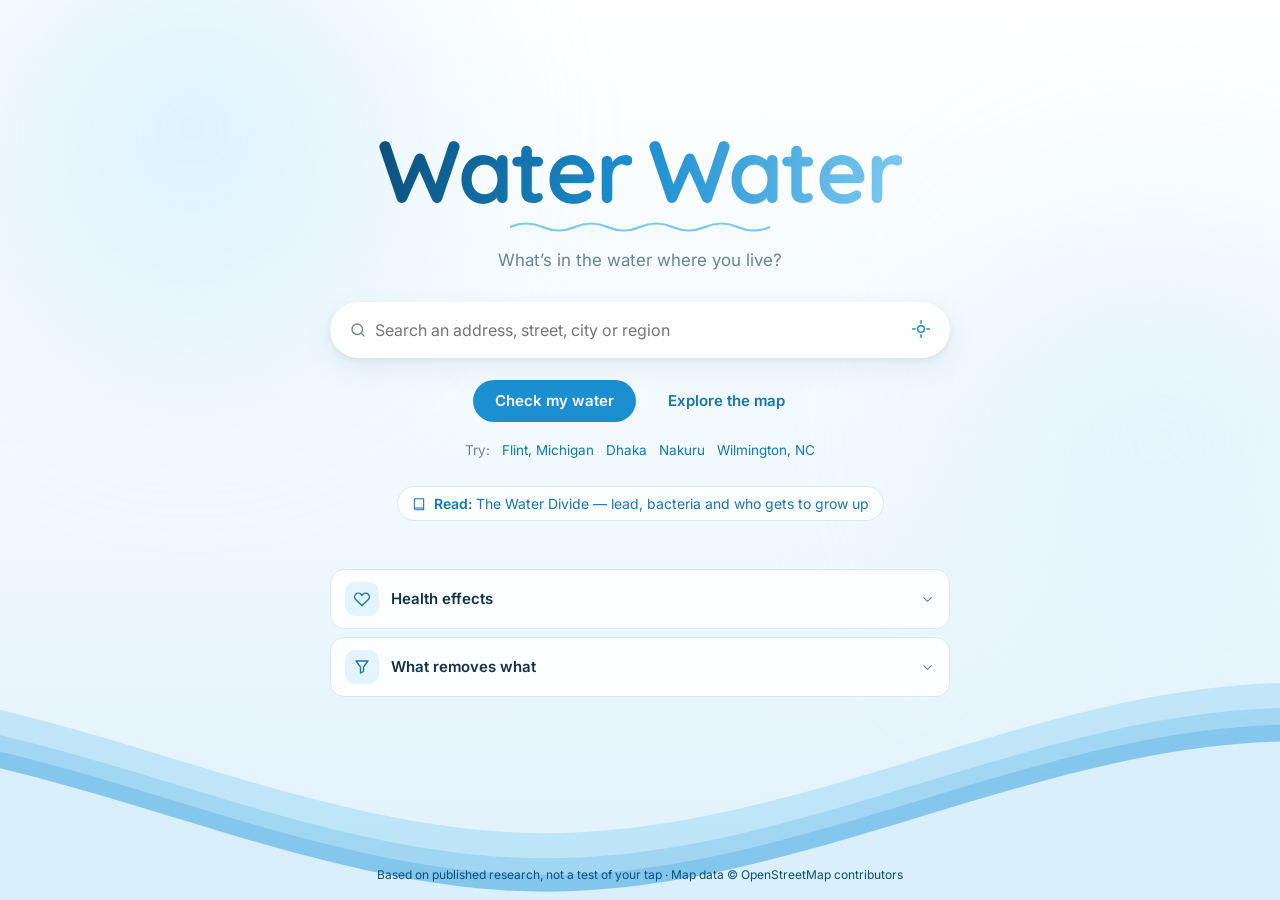
<file: index.html>
<!doctype html>
<html lang="en">
<head>
  <meta charset="utf-8">
  <meta name="viewport" content="width=device-width, initial-scale=1">
  <title>Water Water</title>
  <meta name="description" content="Search any address, street or region to see what research has found in its drinking water.">
  <link rel="icon" href="favicon.svg" type="image/svg+xml">
  <link rel="stylesheet" href="css/style.css">
</head>
<body class="home">
  <div class="water-bg" aria-hidden="true">
    <div class="light light-a"></div>
    <div class="light light-b"></div>
    <svg class="waves" viewBox="0 24 150 28" preserveAspectRatio="none">
      <defs><path id="wave" d="M-160 44c30 0 58-18 88-18s58 18 88 18 58-18 88-18 58 18 88 18v44h-352z"/></defs>
      <g class="parallax">
        <use href="#wave" x="48" y="0"/>
        <use href="#wave" x="48" y="3"/>
        <use href="#wave" x="48" y="5"/>
        <use href="#wave" x="48" y="7"/>
      </g>
    </svg>
  </div>
  <main class="home-main">
    <h1 class="logo" aria-label="Water Water">
      <span class="logo-word">Water</span><span class="logo-word alt">Water</span>
    </h1>
    <svg class="wave" viewBox="0 0 240 16" preserveAspectRatio="none" aria-hidden="true">
      <path d="M0 8 Q 15 0 30 8 T 60 8 T 90 8 T 120 8 T 150 8 T 180 8 T 210 8 T 240 8 T 270 8 T 300 8"/>
    </svg>
    <p class="tagline">What’s in the water where you live?</p>

    <form class="search big" id="search" role="search" autocomplete="off">
      <i class="s-icon" data-icon="search"></i>
      <input type="search" name="q" placeholder="Search an address, street, city or region" aria-label="Search a place"
             role="combobox" aria-autocomplete="list" aria-controls="suggestions" autofocus>
      <button type="button" class="icon-btn" id="near-me" title="Use my location" aria-label="Use my location"><i data-icon="locate"></i></button>
      <ul class="suggestions" id="suggestions" role="listbox" hidden></ul>
    </form>

    <div class="home-actions">
      <button form="search" type="submit" class="btn">Check my water</button>
      <a class="btn ghost" href="map.html?q=World&amp;view=world">Explore the map</a>
    </div>

    <div class="try">Try:
      <a href="map.html?q=Flint%2C%20Michigan">Flint, Michigan</a>
      <a href="map.html?q=Dhaka%2C%20Bangladesh">Dhaka</a>
      <a href="map.html?q=Nakuru%2C%20Kenya">Nakuru</a>
      <a href="map.html?q=Wilmington%2C%20North%20Carolina">Wilmington, NC</a>
    </div>

    <a class="read-link" href="article.html"><i data-icon="book"></i><span><b>Read:</b> The Water Divide — lead, bacteria and who gets to grow up</span></a>

    <section class="learn-wrap" id="learn" aria-label="Learn more"></section>
  </main>

  <footer class="foot">
    Based on published research, not a test of your tap · Map data © OpenStreetMap contributors
  </footer>

  <script src="js/icons.js"></script>
  <script src="js/research.js"></script>
  <script src="js/geo.js"></script>
  <script src="js/geocode.js"></script>
  <script src="js/searchbox.js"></script>
  <script src="js/learn.js"></script>
  <script>
    hydrateIcons();
    attachSearch(document.getElementById('search'));
    renderLearn(document.getElementById('learn'));
    document.getElementById('near-me').addEventListener('click', () => {
      if (!navigator.geolocation) return alert('Location is not available in this browser.');
      navigator.geolocation.getCurrentPosition(
        p => { window.location.href = resultsUrl({ q: `${p.coords.latitude.toFixed(5)}, ${p.coords.longitude.toFixed(5)}` }); },
        () => alert('Could not get your location. Type an address instead.'));
    });
  </script>
</body>
</html>
</file>
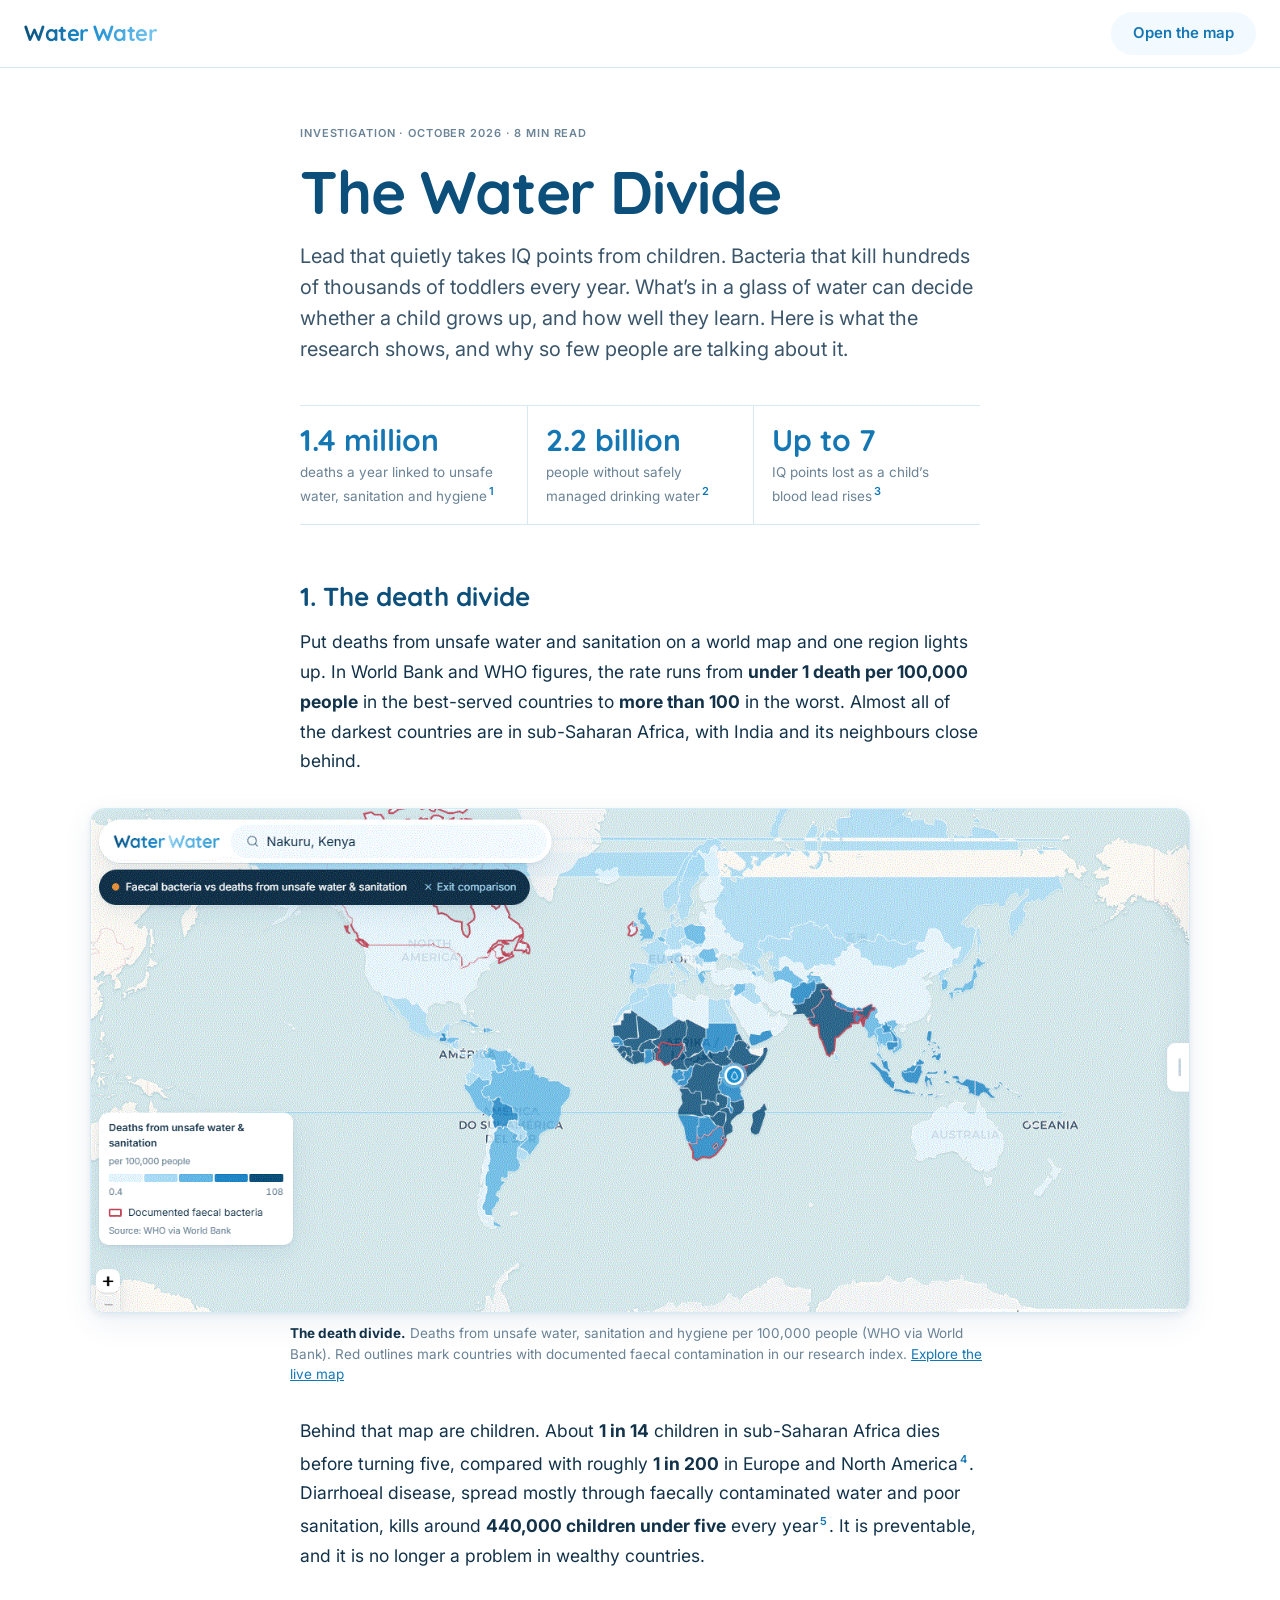
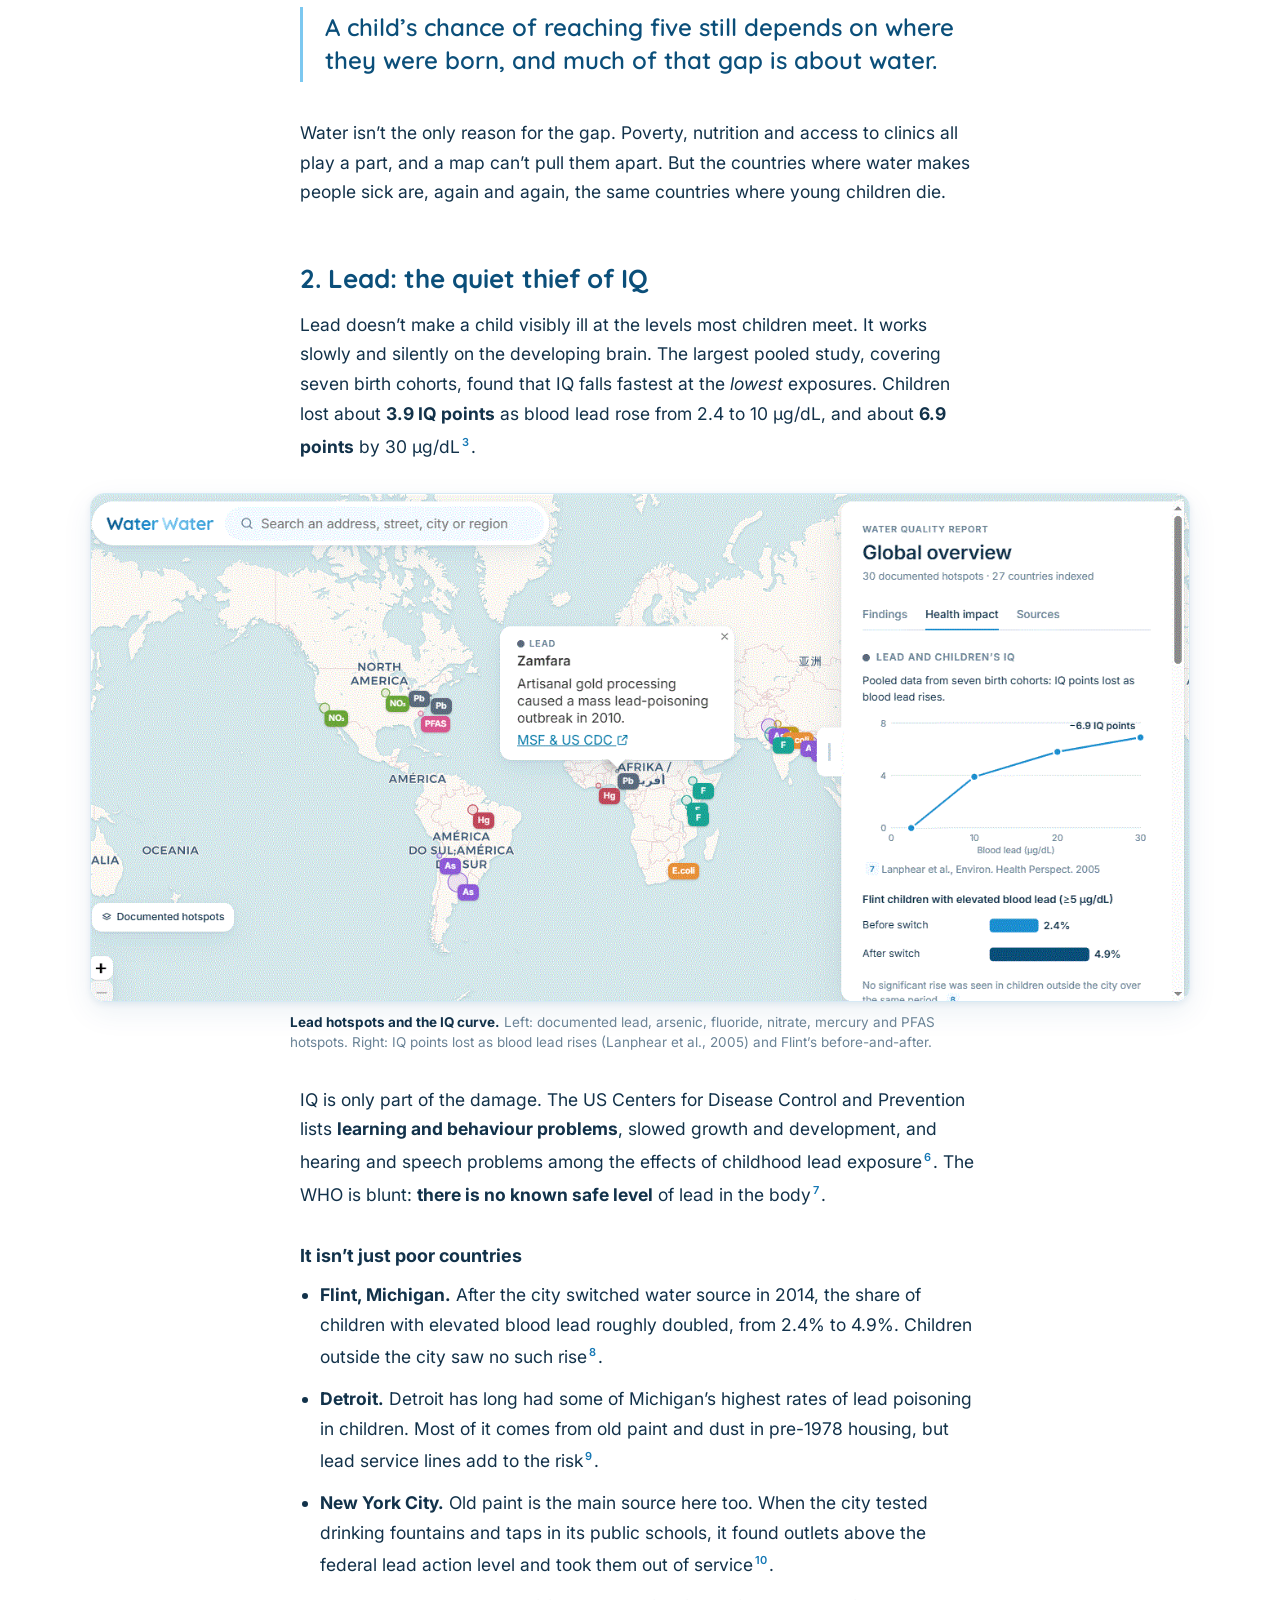
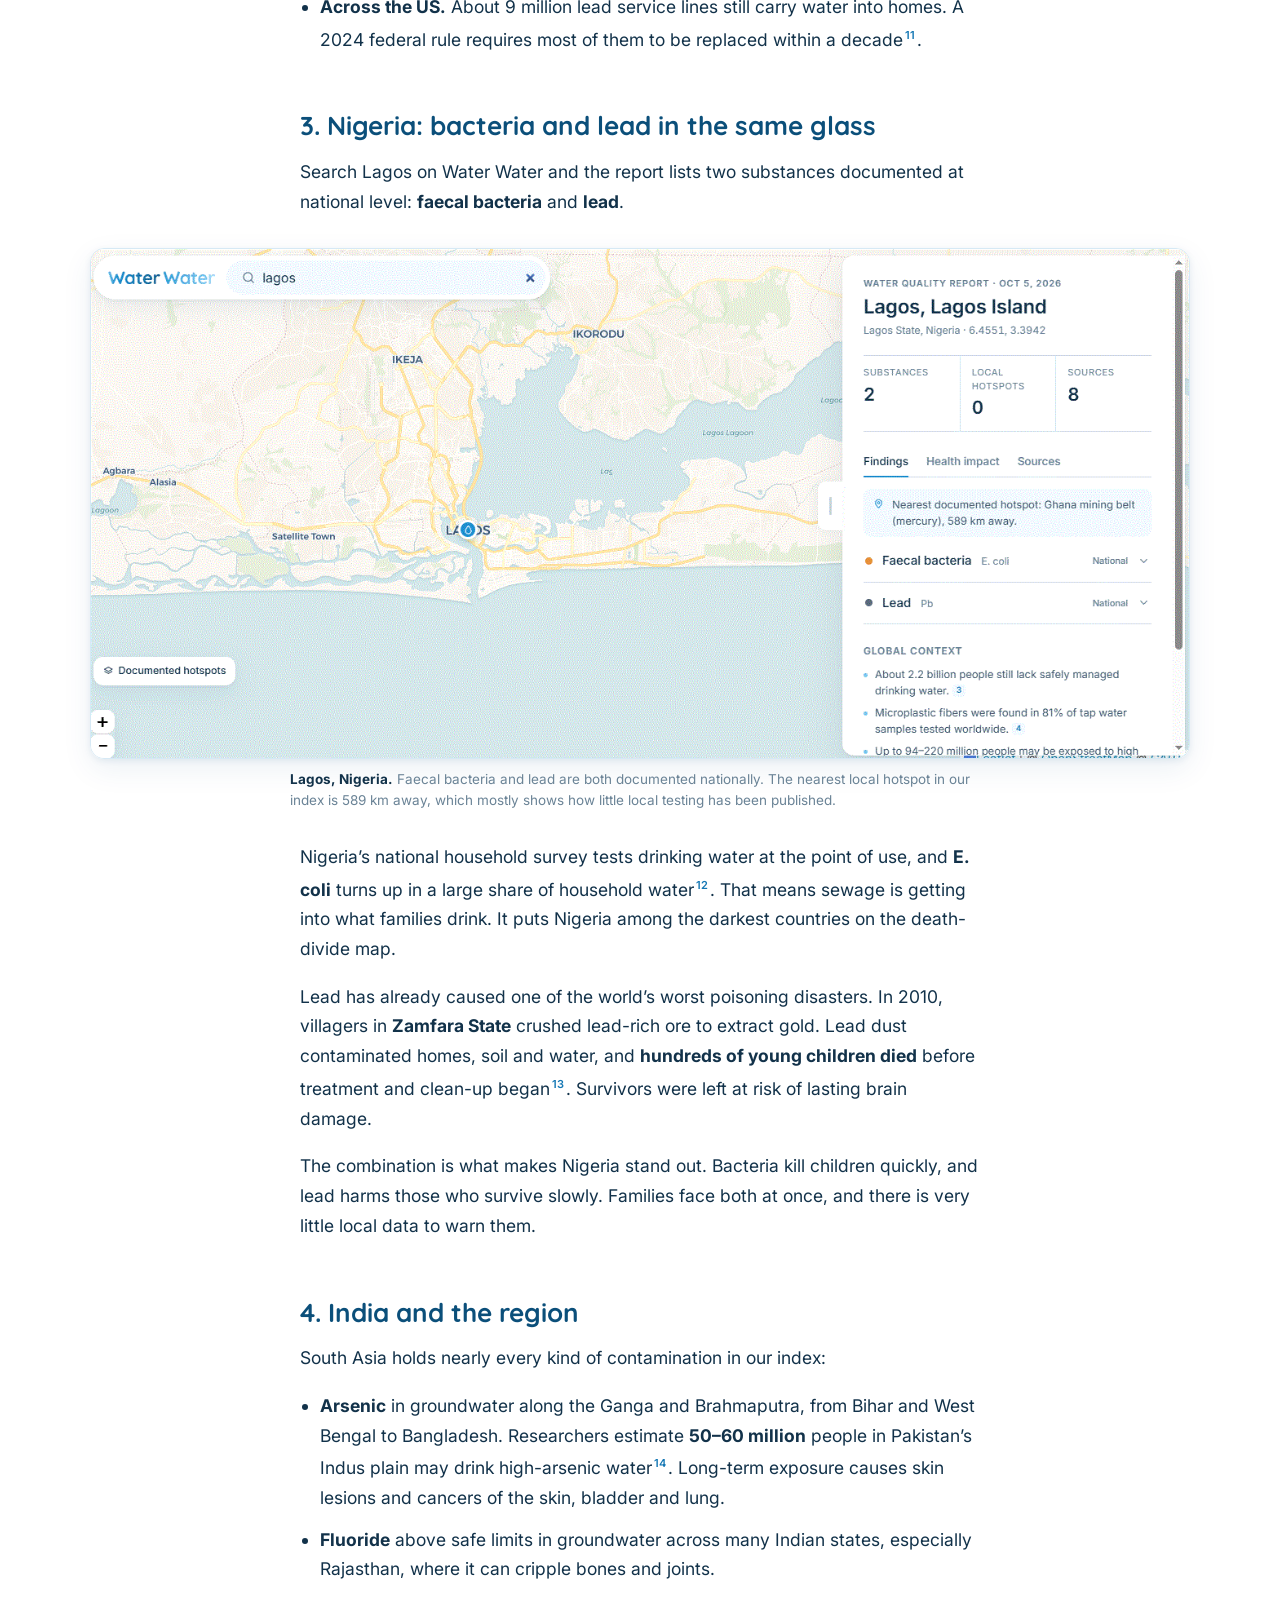
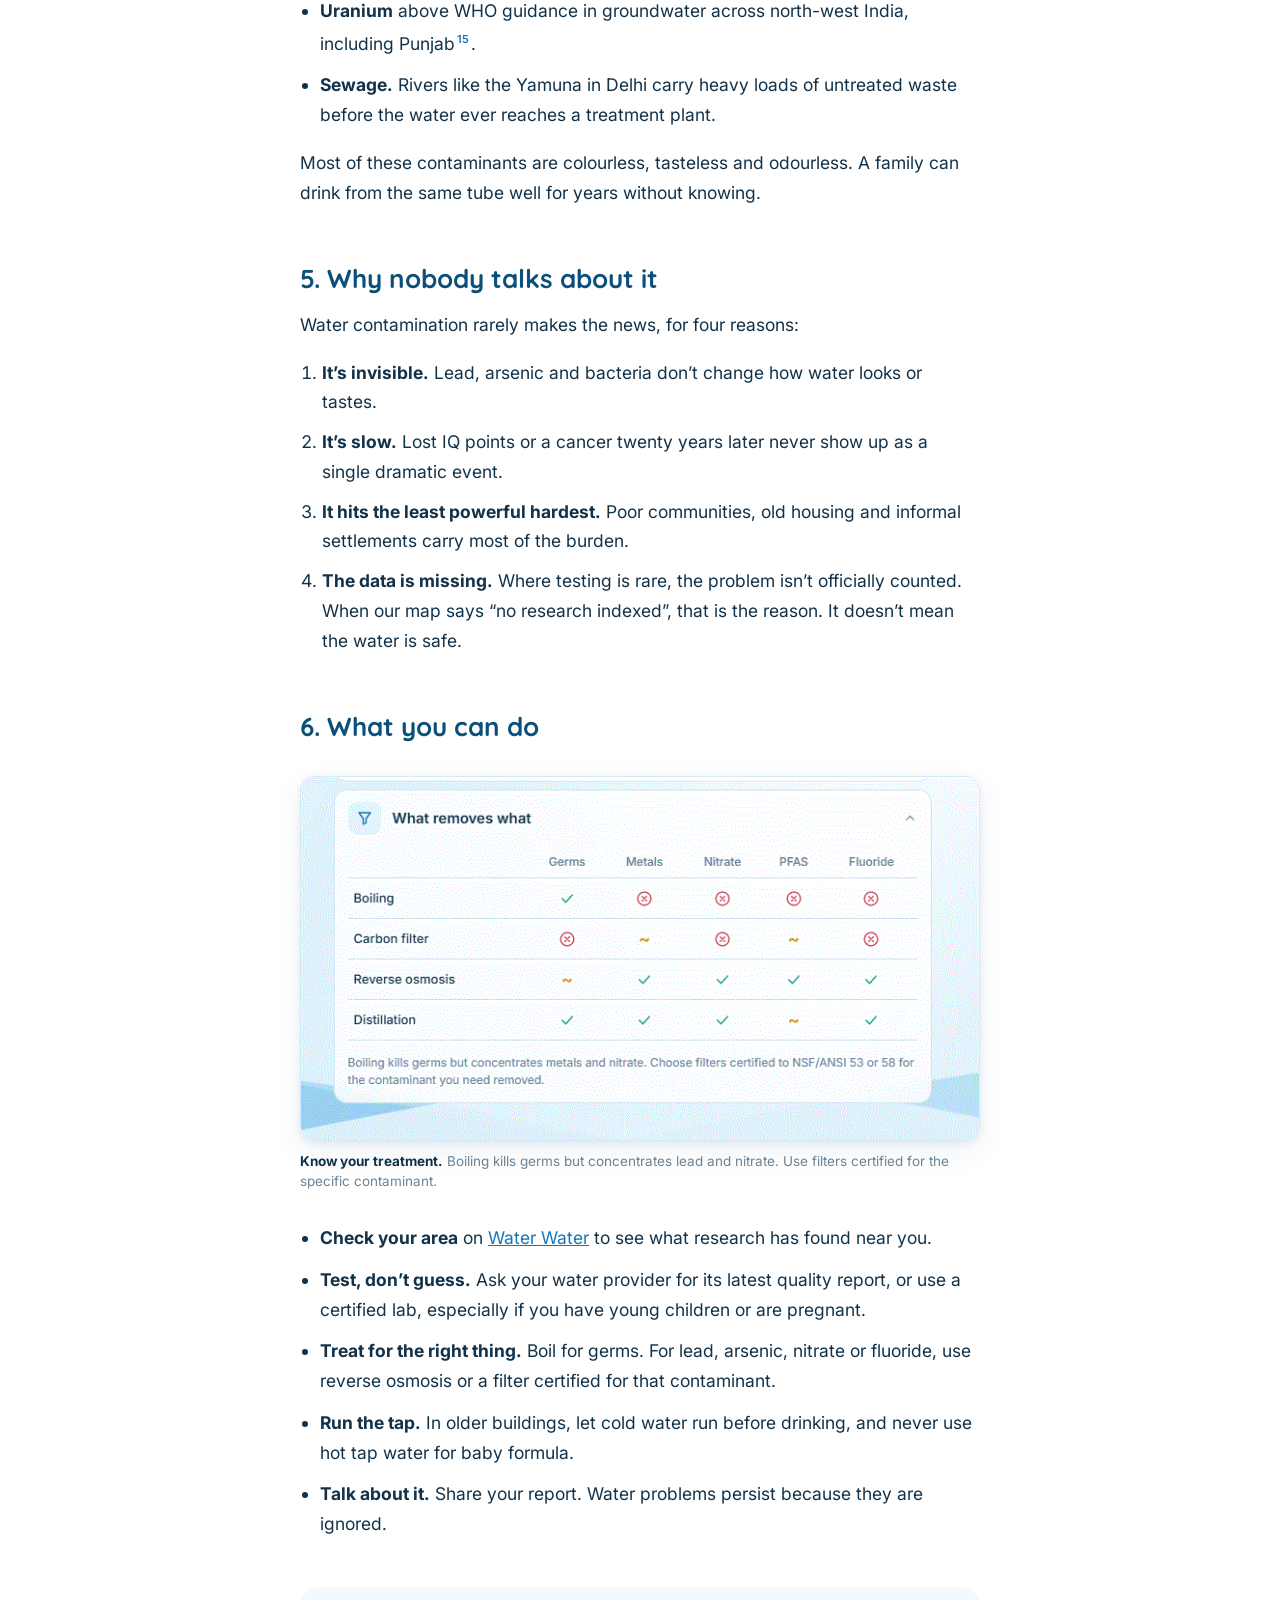
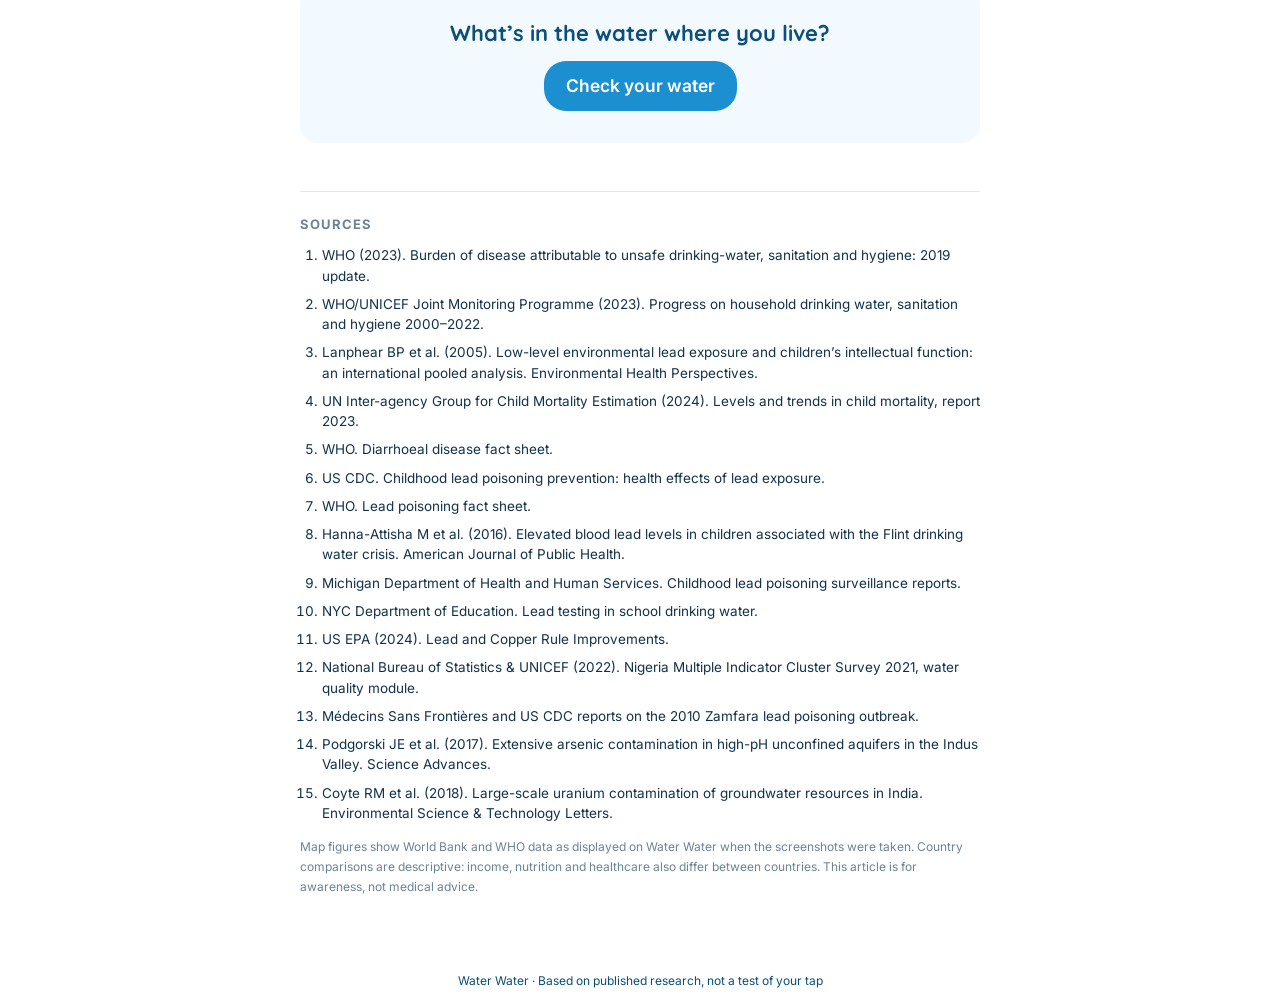
<file: article.html>
<!doctype html>
<html lang="en">
<head>
  <meta charset="utf-8">
  <meta name="viewport" content="width=device-width, initial-scale=1">
  <title>The Water Divide — Water Water</title>
  <meta name="description" content="Lead that steals IQ points, bacteria that kill children: how the water divide splits the world, and why so few people talk about it.">
  <meta property="og:title" content="The Water Divide">
  <meta property="og:description" content="What’s in a glass of water can decide whether a child grows up, and how well they learn. The evidence, mapped.">
  <meta property="og:image" content="images/article/death-divide-map.gif">
  <link rel="icon" href="favicon.svg" type="image/svg+xml">
  <link rel="stylesheet" href="css/style.css">
</head>
<body class="article-page">
  <header class="article-nav">
    <a href="index.html" class="logo small" aria-label="Water Water home"><span class="logo-word">Water</span><span class="logo-word alt">Water</span></a>
    <a href="map.html?view=world" class="btn ghost">Open the map</a>
  </header>

  <article class="article">
    <header class="article-head">
      <p class="eyebrow">Investigation · October 2026 · 8 min read</p>
      <h1>The Water Divide</h1>
      <p class="dek">Lead that quietly takes IQ points from children. Bacteria that kill hundreds of thousands of toddlers every year. What’s in a glass of water can decide whether a child grows up, and how well they learn. Here is what the research shows, and why so few people are talking about it.</p>
    </header>

    <dl class="stat-row">
      <div><dt>1.4 million</dt><dd>deaths a year linked to unsafe water, sanitation and hygiene<sup><a href="#s1">1</a></sup></dd></div>
      <div><dt>2.2 billion</dt><dd>people without safely managed drinking water<sup><a href="#s2">2</a></sup></dd></div>
      <div><dt>Up to 7</dt><dd>IQ points lost as a child’s blood lead rises<sup><a href="#s3">3</a></sup></dd></div>
    </dl>

    <h2>1. The death divide</h2>
    <p>Put deaths from unsafe water and sanitation on a world map and one region lights up. In World Bank and WHO figures, the rate runs from <strong>under 1 death per 100,000 people</strong> in the best-served countries to <strong>more than 100</strong> in the worst. Almost all of the darkest countries are in sub-Saharan Africa, with India and its neighbours close behind.</p>

    <figure class="fig wide">
      <img src="images/article/death-divide-map.gif" alt="World map shaded by deaths from unsafe water and sanitation. Sub-Saharan Africa and India are darkest, at up to 108 deaths per 100,000 people; Europe, North America and Australia are palest, at under 1." loading="lazy">
      <figcaption><strong>The death divide.</strong> Deaths from unsafe water, sanitation and hygiene per 100,000 people (WHO via World Bank). Red outlines mark countries with documented faecal contamination in our research index. <a href="map.html?q=Nakuru%2C%20Kenya">Explore the live map</a></figcaption>
    </figure>

    <p>Behind that map are children. About <strong>1 in 14</strong> children in sub-Saharan Africa dies before turning five, compared with roughly <strong>1 in 200</strong> in Europe and North America<sup><a href="#s4">4</a></sup>. Diarrhoeal disease, spread mostly through faecally contaminated water and poor sanitation, kills around <strong>440,000 children under five</strong> every year<sup><a href="#s5">5</a></sup>. It is preventable, and it is no longer a problem in wealthy countries.</p>

    <blockquote class="pull">A child’s chance of reaching five still depends on where they were born, and much of that gap is about water.</blockquote>

    <p>Water isn’t the only reason for the gap. Poverty, nutrition and access to clinics all play a part, and a map can’t pull them apart. But the countries where water makes people sick are, again and again, the same countries where young children die.</p>

    <h2>2. Lead: the quiet thief of IQ</h2>
    <p>Lead doesn’t make a child visibly ill at the levels most children meet. It works slowly and silently on the developing brain. The largest pooled study, covering seven birth cohorts, found that IQ falls fastest at the <em>lowest</em> exposures. Children lost about <strong>3.9 IQ points</strong> as blood lead rose from 2.4 to 10 µg/dL, and about <strong>6.9 points</strong> by 30 µg/dL<sup><a href="#s3">3</a></sup>.</p>

    <figure class="fig wide">
      <img src="images/article/lead-iq-overview.gif" alt="Water Water map of documented contamination hotspots worldwide, with a panel showing a chart of IQ points lost rising to 6.9 as blood lead reaches 30 µg/dL, and Flint children with elevated blood lead rising from 2.4% to 4.9%." loading="lazy">
      <figcaption><strong>Lead hotspots and the IQ curve.</strong> Left: documented lead, arsenic, fluoride, nitrate, mercury and PFAS hotspots. Right: IQ points lost as blood lead rises (Lanphear et al., 2005) and Flint’s before-and-after.</figcaption>
    </figure>

    <p>IQ is only part of the damage. The US Centers for Disease Control and Prevention lists <strong>learning and behaviour problems</strong>, slowed growth and development, and hearing and speech problems among the effects of childhood lead exposure<sup><a href="#s6">6</a></sup>. The WHO is blunt: <strong>there is no known safe level</strong> of lead in the body<sup><a href="#s7">7</a></sup>.</p>

    <h3>It isn’t just poor countries</h3>
    <ul class="place-list">
      <li><strong>Flint, Michigan.</strong> After the city switched water source in 2014, the share of children with elevated blood lead roughly doubled, from 2.4% to 4.9%. Children outside the city saw no such rise<sup><a href="#s8">8</a></sup>.</li>
      <li><strong>Detroit.</strong> Detroit has long had some of Michigan’s highest rates of lead poisoning in children. Most of it comes from old paint and dust in pre-1978 housing, but lead service lines add to the risk<sup><a href="#s9">9</a></sup>.</li>
      <li><strong>New York City.</strong> Old paint is the main source here too. When the city tested drinking fountains and taps in its public schools, it found outlets above the federal lead action level and took them out of service<sup><a href="#s10">10</a></sup>.</li>
      <li><strong>Across the US.</strong> About 9 million lead service lines still carry water into homes. A 2024 federal rule requires most of them to be replaced within a decade<sup><a href="#s11">11</a></sup>.</li>
    </ul>

    <h2>3. Nigeria: bacteria and lead in the same glass</h2>
    <p>Search Lagos on Water Water and the report lists two substances documented at national level: <strong>faecal bacteria</strong> and <strong>lead</strong>.</p>

    <figure class="fig wide">
      <img src="images/article/lagos-report.gif" alt="Water Water report for Lagos Island, Nigeria, listing faecal bacteria and lead as documented national findings, with the nearest documented hotspot 589 km away in Ghana's mining belt." loading="lazy">
      <figcaption><strong>Lagos, Nigeria.</strong> Faecal bacteria and lead are both documented nationally. The nearest local hotspot in our index is 589 km away, which mostly shows how little local testing has been published.</figcaption>
    </figure>

    <p>Nigeria’s national household survey tests drinking water at the point of use, and <strong>E. coli</strong> turns up in a large share of household water<sup><a href="#s12">12</a></sup>. That means sewage is getting into what families drink. It puts Nigeria among the darkest countries on the death-divide map.</p>
    <p>Lead has already caused one of the world’s worst poisoning disasters. In 2010, villagers in <strong>Zamfara State</strong> crushed lead-rich ore to extract gold. Lead dust contaminated homes, soil and water, and <strong>hundreds of young children died</strong> before treatment and clean-up began<sup><a href="#s13">13</a></sup>. Survivors were left at risk of lasting brain damage.</p>
    <p>The combination is what makes Nigeria stand out. Bacteria kill children quickly, and lead harms those who survive slowly. Families face both at once, and there is very little local data to warn them.</p>

    <h2>4. India and the region</h2>
    <p>South Asia holds nearly every kind of contamination in our index:</p>
    <ul class="place-list">
      <li><strong>Arsenic</strong> in groundwater along the Ganga and Brahmaputra, from Bihar and West Bengal to Bangladesh. Researchers estimate <strong>50–60 million</strong> people in Pakistan’s Indus plain may drink high-arsenic water<sup><a href="#s14">14</a></sup>. Long-term exposure causes skin lesions and cancers of the skin, bladder and lung.</li>
      <li><strong>Fluoride</strong> above safe limits in groundwater across many Indian states, especially Rajasthan, where it can cripple bones and joints.</li>
      <li><strong>Uranium</strong> above WHO guidance in groundwater across north-west India, including Punjab<sup><a href="#s15">15</a></sup>.</li>
      <li><strong>Sewage.</strong> Rivers like the Yamuna in Delhi carry heavy loads of untreated waste before the water ever reaches a treatment plant.</li>
    </ul>
    <p>Most of these contaminants are colourless, tasteless and odourless. A family can drink from the same tube well for years without knowing.</p>

    <h2>5. Why nobody talks about it</h2>
    <p>Water contamination rarely makes the news, for four reasons:</p>
    <ol class="reasons">
      <li><strong>It’s invisible.</strong> Lead, arsenic and bacteria don’t change how water looks or tastes.</li>
      <li><strong>It’s slow.</strong> Lost IQ points or a cancer twenty years later never show up as a single dramatic event.</li>
      <li><strong>It hits the least powerful hardest.</strong> Poor communities, old housing and informal settlements carry most of the burden.</li>
      <li><strong>The data is missing.</strong> Where testing is rare, the problem isn’t officially counted. When our map says “no research indexed”, that is the reason. It doesn’t mean the water is safe.</li>
    </ol>

    <h2>6. What you can do</h2>
    <figure class="fig">
      <img src="images/article/what-removes-what.gif" alt="Table of what removes what. Boiling removes germs but not metals, nitrate, PFAS or fluoride. Carbon filters partly remove metals and PFAS. Reverse osmosis removes metals, nitrate, PFAS and fluoride. Distillation removes most contaminants." loading="lazy">
      <figcaption><strong>Know your treatment.</strong> Boiling kills germs but concentrates lead and nitrate. Use filters certified for the specific contaminant.</figcaption>
    </figure>
    <ul class="actions">
      <li><strong>Check your area</strong> on <a href="index.html">Water Water</a> to see what research has found near you.</li>
      <li><strong>Test, don’t guess.</strong> Ask your water provider for its latest quality report, or use a certified lab, especially if you have young children or are pregnant.</li>
      <li><strong>Treat for the right thing.</strong> Boil for germs. For lead, arsenic, nitrate or fluoride, use reverse osmosis or a filter certified for that contaminant.</li>
      <li><strong>Run the tap.</strong> In older buildings, let cold water run before drinking, and never use hot tap water for baby formula.</li>
      <li><strong>Talk about it.</strong> Share your report. Water problems persist because they are ignored.</li>
    </ul>

    <div class="cta">
      <p>What’s in the water where you live?</p>
      <a class="btn" href="index.html">Check your water</a>
    </div>

    <section class="refs" aria-labelledby="refs-title">
      <h2 id="refs-title">Sources</h2>
      <ol>
        <li id="s1"><a target="_blank" rel="noopener" href="https://www.google.com/search?q=WHO+2023+burden+of+disease+attributable+to+unsafe+drinking-water+sanitation+and+hygiene+2019+update">WHO (2023). Burden of disease attributable to unsafe drinking-water, sanitation and hygiene: 2019 update.</a></li>
        <li id="s2"><a target="_blank" rel="noopener" href="https://www.google.com/search?q=WHO+UNICEF+JMP+2023+progress+on+household+drinking+water+sanitation+and+hygiene">WHO/UNICEF Joint Monitoring Programme (2023). Progress on household drinking water, sanitation and hygiene 2000–2022.</a></li>
        <li id="s3"><a target="_blank" rel="noopener" href="https://www.google.com/search?q=Lanphear+2005+low-level+environmental+lead+exposure+and+children%27s+intellectual+function+pooled+analysis">Lanphear BP et al. (2005). Low-level environmental lead exposure and children’s intellectual function: an international pooled analysis. Environmental Health Perspectives.</a></li>
        <li id="s4"><a target="_blank" rel="noopener" href="https://www.google.com/search?q=UN+IGME+levels+and+trends+in+child+mortality+report+2023">UN Inter-agency Group for Child Mortality Estimation (2024). Levels and trends in child mortality, report 2023.</a></li>
        <li id="s5"><a target="_blank" rel="noopener" href="https://www.google.com/search?q=WHO+diarrhoeal+disease+fact+sheet">WHO. Diarrhoeal disease fact sheet.</a></li>
        <li id="s6"><a target="_blank" rel="noopener" href="https://www.google.com/search?q=CDC+childhood+lead+poisoning+prevention+health+effects">US CDC. Childhood lead poisoning prevention: health effects of lead exposure.</a></li>
        <li id="s7"><a target="_blank" rel="noopener" href="https://www.google.com/search?q=WHO+lead+poisoning+fact+sheet+no+known+safe+level">WHO. Lead poisoning fact sheet.</a></li>
        <li id="s8"><a target="_blank" rel="noopener" href="https://www.google.com/search?q=Hanna-Attisha+2016+elevated+blood+lead+levels+in+children+Flint+water+crisis+AJPH">Hanna-Attisha M et al. (2016). Elevated blood lead levels in children associated with the Flint drinking water crisis. American Journal of Public Health.</a></li>
        <li id="s9"><a target="_blank" rel="noopener" href="https://www.google.com/search?q=Michigan+DHHS+childhood+lead+poisoning+surveillance+report+Detroit">Michigan Department of Health and Human Services. Childhood lead poisoning surveillance reports.</a></li>
        <li id="s10"><a target="_blank" rel="noopener" href="https://www.google.com/search?q=NYC+Department+of+Education+lead+testing+school+drinking+water+results">NYC Department of Education. Lead testing in school drinking water.</a></li>
        <li id="s11"><a target="_blank" rel="noopener" href="https://www.google.com/search?q=EPA+Lead+and+Copper+Rule+Improvements+2024+lead+service+lines">US EPA (2024). Lead and Copper Rule Improvements.</a></li>
        <li id="s12"><a target="_blank" rel="noopener" href="https://www.google.com/search?q=Nigeria+MICS+2021+water+quality+testing+E.+coli">National Bureau of Statistics &amp; UNICEF (2022). Nigeria Multiple Indicator Cluster Survey 2021, water quality module.</a></li>
        <li id="s13"><a target="_blank" rel="noopener" href="https://www.google.com/search?q=Zamfara+lead+poisoning+2010+MSF+CDC+artisanal+gold+mining">Médecins Sans Frontières and US CDC reports on the 2010 Zamfara lead poisoning outbreak.</a></li>
        <li id="s14"><a target="_blank" rel="noopener" href="https://www.google.com/search?q=Podgorski+2017+extensive+arsenic+contamination+in+high-pH+unconfined+aquifers+Indus+Valley">Podgorski JE et al. (2017). Extensive arsenic contamination in high-pH unconfined aquifers in the Indus Valley. Science Advances.</a></li>
        <li id="s15"><a target="_blank" rel="noopener" href="https://www.google.com/search?q=Coyte+2018+large-scale+uranium+contamination+of+groundwater+resources+in+India">Coyte RM et al. (2018). Large-scale uranium contamination of groundwater resources in India. Environmental Science &amp; Technology Letters.</a></li>
      </ol>
      <p class="fine">Map figures show World Bank and WHO data as displayed on Water Water when the screenshots were taken. Country comparisons are descriptive: income, nutrition and healthcare also differ between countries. This article is for awareness, not medical advice.</p>
    </section>
  </article>

  <footer class="foot">Water Water · Based on published research, not a test of your tap</footer>
</body>
</html>
</file>
<file: css/style.css>
@import url('https://fonts.googleapis.com/css2?family=Quicksand:wght@500;700&family=Inter:wght@400;500;600&display=swap');

:root {
  --blue-900: #0b4f7a;
  --blue-700: #1477b4;
  --blue-500: #1c8fd1;
  --blue-300: #7cc8f0;
  --blue-100: #e3f4fd;
  --blue-50: #f3faff;
  --white: #ffffff;
  --ink: #12324a;
  --muted: #6a8396;
  --line: #d6e9f5;
  --ok: #1aa57a;
  --no: #d0465c;
  --shadow: 0 2px 6px rgba(11, 79, 122, .08), 0 10px 30px rgba(11, 79, 122, .08);
  --radius: 18px;
}

* { box-sizing: border-box; }
html, body { margin: 0; height: 100%; }
body {
  font: 15px/1.5 Inter, system-ui, -apple-system, "Segoe UI", sans-serif;
  color: var(--ink);
  background: var(--white);
}
a { color: var(--blue-700); }
code { background: var(--blue-100); padding: 1px 5px; border-radius: 5px; }
svg { vertical-align: -0.15em; }
.sr { position: absolute; width: 1px; height: 1px; overflow: hidden; clip: rect(0 0 0 0); }
.scroll-x { overflow-x: auto; }
.fine { font-size: 12px; color: var(--muted); }

/* ---------- logo ---------- */
.logo {
  margin: 0; font-family: Quicksand, Inter, sans-serif; font-weight: 700; letter-spacing: -0.02em;
  font-size: clamp(48px, 11vw, 88px); line-height: 1; text-decoration: none; display: inline-flex; gap: .18em;
}
.logo-word {
  background: linear-gradient(100deg, var(--blue-900), var(--blue-500) 40%, var(--blue-300) 50%, var(--blue-500) 60%, var(--blue-900));
  background-size: 250% 100%;
  -webkit-background-clip: text; background-clip: text; color: transparent;
  animation: flow 6s ease-in-out infinite;
}
.logo-word.alt {
  background-image: linear-gradient(100deg, var(--blue-500), var(--blue-300) 40%, #c9ecff 50%, var(--blue-300) 60%, var(--blue-500));
  animation-delay: -3s;
}
.logo.small { font-size: 22px; flex-shrink: 0; }
@keyframes flow { 0%, 100% { background-position: 0% 0; } 50% { background-position: 100% 0; } }

.wave { width: min(260px, 60vw); height: 14px; overflow: hidden; display: block; margin: 6px auto 0; }
.wave path { fill: none; stroke: var(--blue-300); stroke-width: 2.5; stroke-linecap: round; animation: wave 3s linear infinite; }
@keyframes wave { to { transform: translateX(-60px); } }
@media (prefers-reduced-motion: reduce) { .logo-word, .wave path, .pulse, .light, .parallax use { animation: none !important; } }

/* ---------- search ---------- */
.search {
  position: relative; display: flex; align-items: center; gap: 6px;
  background: var(--white); border: 1px solid var(--line); border-radius: 28px;
  padding: 0 8px 0 18px; height: 48px; width: 100%;
  box-shadow: 0 1px 4px rgba(11, 79, 122, .06);
  transition: box-shadow .2s, border-color .2s;
}
.search:hover, .search:focus-within { box-shadow: var(--shadow); border-color: transparent; }
.search.open { border-radius: 24px 24px 0 0; }
.search .s-icon { color: var(--muted); font-size: 18px; display: flex; }
.search input {
  flex: 1; min-width: 0; border: 0; outline: 0; font: inherit; font-size: 16px; background: none; color: var(--ink); height: 100%;
}
.search.big { height: 56px; max-width: 620px; }
.icon-btn {
  border: 0; background: none; color: var(--blue-500); font-size: 20px; width: 40px; height: 40px;
  border-radius: 50%; cursor: pointer; display: grid; place-items: center;
}
.icon-btn:hover { background: var(--blue-100); }
.suggestions {
  position: absolute; left: -1px; right: -1px; top: 100%; margin: 0; padding: 6px 0 10px; list-style: none;
  background: var(--white); border-radius: 0 0 24px 24px; box-shadow: 0 12px 28px rgba(11, 79, 122, .14);
  border-top: 1px solid var(--line); z-index: 2000; text-align: left;
}
.suggestions li { display: flex; gap: 12px; align-items: center; padding: 8px 18px; cursor: pointer; }
.suggestions li[aria-selected=true], .suggestions li:hover { background: var(--blue-50); }
.suggestions .sg-icon { color: var(--blue-300); font-size: 18px; display: flex; }
.suggestions strong { font-weight: 500; }
.suggestions small { display: block; color: var(--muted); font-size: 12.5px; }

/* ---------- buttons ---------- */
.btn {
  display: inline-block; border: 0; border-radius: 22px; padding: 10px 22px; font: inherit; font-weight: 600;
  background: var(--blue-500); color: var(--white); cursor: pointer; text-decoration: none;
}
.btn:hover { background: var(--blue-700); }
.btn.ghost { background: var(--blue-50); color: var(--blue-700); }
.btn.ghost:hover { background: var(--blue-100); }

/* ---------- home ---------- */
body.home { min-height: 100%; display: flex; flex-direction: column; background: var(--white); }
.home-main { flex: 1; display: flex; flex-direction: column; align-items: center; padding: 14vh 16px 40px; text-align: center; }
.tagline { color: var(--muted); margin: 14px 0 28px; font-size: 17px; }
.home-actions { display: flex; gap: 10px; margin-top: 22px; flex-wrap: wrap; justify-content: center; }
.try { margin-top: 18px; color: var(--muted); font-size: 13.5px; display: flex; gap: 12px; flex-wrap: wrap; justify-content: center; }
.try a { text-decoration: none; }
.try a:hover { text-decoration: underline; }
.foot { text-align: center; font-size: 12px; color: var(--blue-900); padding: 16px; }

.water-bg { position: fixed; inset: 0; z-index: 0; overflow: hidden; pointer-events: none;
  background: linear-gradient(180deg, #ffffff 0%, #f1f9fe 55%, #dff1fb 100%); }
.light { position: absolute; border-radius: 50%; filter: blur(60px); opacity: .55; }
.light-a { width: 60vmax; height: 60vmax; left: -15vmax; top: -20vmax; background: radial-gradient(circle, #bfe6fa, transparent 65%); animation: drift-a 18s ease-in-out infinite alternate; }
.light-b { width: 55vmax; height: 55vmax; right: -18vmax; top: 10vh; background: radial-gradient(circle, #d4effc, transparent 65%); animation: drift-b 22s ease-in-out infinite alternate; }
@keyframes drift-a { to { transform: translate(18vmax, 10vmax) scale(1.15); } }
@keyframes drift-b { to { transform: translate(-16vmax, 14vmax) scale(.9); } }
.waves { position: absolute; left: 0; bottom: 0; width: 100%; height: 26vh; min-height: 120px; }
.parallax use { animation: swell 25s cubic-bezier(.55, .5, .45, .5) infinite; }
.parallax use:nth-child(1) { fill: rgba(124, 200, 240, .35); animation-delay: -2s; animation-duration: 9s; }
.parallax use:nth-child(2) { fill: rgba(92, 182, 232, .30); animation-delay: -3s; animation-duration: 13s; }
.parallax use:nth-child(3) { fill: rgba(28, 143, 209, .22); animation-delay: -4s; animation-duration: 17s; }
.parallax use:nth-child(4) { fill: rgba(227, 244, 253, .9); animation-delay: -5s; animation-duration: 24s; }
@keyframes swell { 0% { transform: translate3d(-90px, 0, 0); } 100% { transform: translate3d(85px, 0, 0); } }
.home-main, .foot { position: relative; z-index: 1; }

/* ---------- learn (collapsible) ---------- */
.learn-wrap { width: 100%; max-width: 620px; margin-top: 48px; display: grid; grid-template-columns: minmax(0, 1fr); gap: 8px; text-align: left; }
.learn { border: 1px solid var(--line); border-radius: 14px; background: rgba(255, 255, 255, .85); backdrop-filter: blur(6px); }
.learn summary {
  list-style: none; cursor: pointer; display: flex; align-items: center; gap: 12px; padding: 12px 14px;
}
.learn summary::-webkit-details-marker { display: none; }
.learn summary > i:first-child {
  width: 34px; height: 34px; border-radius: 10px; background: var(--blue-100); color: var(--blue-700);
  display: grid; place-items: center; font-size: 18px; flex-shrink: 0;
}
.learn summary span { flex: 1; font-weight: 600; }
.chev { color: var(--muted); display: flex; transition: transform .2s; }
details[open] > summary .chev { transform: rotate(180deg); }
.learn > :not(summary) { padding: 0 14px 14px; margin: 0; }
.sub-list { list-style: none; display: grid; gap: 10px; font-size: 13.5px; }
.sub-list li { display: flex; gap: 10px; align-items: flex-start; }
.sub-list small { color: var(--muted); }
.purify { border-collapse: collapse; width: 100%; font-size: 13px; text-align: center; }
.purify th, .purify td { padding: 7px 6px; border-bottom: 1px solid var(--line); }
.purify tbody th { text-align: left; font-weight: 500; white-space: nowrap; }
.purify thead th { color: var(--muted); font-weight: 500; font-size: 12px; }
.ok { color: var(--ok); font-size: 18px; } .no { color: var(--no); font-size: 18px; }
.some { color: #d39a1c; font-weight: 700; font-size: 18px; }

/* ---------- badges ---------- */
.badge {
  --c: var(--blue-500);
  display: inline-grid; place-items: center; min-width: 38px; height: 38px; padding: 0 6px; border-radius: 12px;
  font: 700 12.5px/1 Quicksand, Inter, sans-serif; color: var(--c);
  background: color-mix(in srgb, var(--c) 13%, white); border: 1.5px solid color-mix(in srgb, var(--c) 45%, white);
  flex-shrink: 0;
}

/* ---------- map page ---------- */
body.mapview { overflow: hidden; }
#map { position: fixed; inset: 0; background: #eaf5fc; }
.topbar {
  position: fixed; top: 14px; left: 14px; z-index: 1000; display: flex; align-items: center; gap: 14px;
  background: var(--white); border-radius: 30px; padding: 6px 6px 6px 18px; box-shadow: var(--shadow);
  width: min(560px, calc(100% - 28px));
}
.topbar .search { height: 42px; border: 0; box-shadow: none; background: var(--blue-50); }
.topbar .search.open { box-shadow: none; }

.panel {
  position: fixed; z-index: 999; top: 14px; right: 14px; bottom: 14px; width: 420px;
  background: var(--white); border-radius: 14px; box-shadow: 0 1px 3px rgba(18, 50, 74, .08), 0 12px 40px rgba(18, 50, 74, .10);
  display: flex; flex-direction: column; transition: transform .3s ease;
}
.panel-toggle {
  position: absolute; left: -30px; top: 50%; transform: translateY(-50%);
  width: 30px; height: 60px; border: 0; border-radius: 10px 0 0 10px; background: var(--white);
  box-shadow: -4px 0 10px rgba(11, 79, 122, .06); cursor: pointer;
}
.panel-toggle .grip { display: block; width: 3px; height: 22px; margin: auto; border-radius: 2px; background: #c5d4df; }
.panel.collapsed { transform: translateX(calc(100% + 14px)); }
.panel-body { overflow-y: auto; padding: 26px 26px 18px; flex: 1; }
.loading { color: var(--muted); display: flex; gap: 8px; align-items: center; }
.loading.small { font-size: 12.5px; }
.loading i { color: var(--blue-500); animation: bob 1s ease-in-out infinite alternate; display: flex; }
@keyframes bob { to { transform: translateY(-4px); } }

.eyebrow { margin: 0 0 6px; font-size: 11px; letter-spacing: .08em; text-transform: uppercase; color: var(--muted); font-weight: 600; display: flex; align-items: center; gap: 6px; }
.place { font: 600 24px/1.2 Inter, system-ui, sans-serif; letter-spacing: -0.01em; margin: 0; color: var(--ink); }
.meta { margin: 6px 0 0; color: var(--muted); font-size: 12.5px; font-variant-numeric: tabular-nums; }
.summary { display: grid; grid-template-columns: repeat(3, 1fr); margin: 20px 0 0; border-top: 1px solid var(--line); border-bottom: 1px solid var(--line); }
.summary > div { padding: 12px 0; }
.summary > div + div { border-left: 1px solid var(--line); padding-left: 14px; }
.summary dt { font-size: 11px; color: var(--muted); text-transform: uppercase; letter-spacing: .06em; }
.summary dd { margin: 2px 0 0; font-size: 22px; font-weight: 600; font-variant-numeric: tabular-nums; color: var(--ink); }

.tabs { display: flex; gap: 22px; border-bottom: 1px solid var(--line); margin: 18px 0 6px; }
.tabs button { background: none; border: 0; padding: 10px 0; font: 500 13.5px Inter, sans-serif; color: var(--muted); cursor: pointer; border-bottom: 2px solid transparent; margin-bottom: -1px; }
.tabs button[aria-selected=true] { color: var(--ink); border-bottom-color: var(--blue-500); }
.tabs button:hover { color: var(--ink); }

.dot { --c: var(--blue-500); display: inline-block; width: 9px; height: 9px; border-radius: 50%; background: var(--c); flex-shrink: 0; }
.rows { border-top: 0; }
.row { border-bottom: 1px solid var(--line); }
.row summary { list-style: none; cursor: pointer; display: flex; align-items: center; gap: 12px; padding: 14px 2px; }
.row summary::-webkit-details-marker { display: none; }
.row summary:hover .row-name { color: var(--blue-700); }
.row-name { flex: 1; font-weight: 500; }
.row-name small { margin-left: 8px; color: var(--muted); font-weight: 400; font-size: 12px; }
.scope { font-size: 11px; font-weight: 500; color: var(--muted); }
.scope.local { color: var(--no); }
.row-body { padding: 0 2px 16px 21px; font-size: 13.5px; }
.findings { list-style: none; padding: 0; margin: 0 0 12px; display: grid; gap: 8px; line-height: 1.5; }
.findings.global { font-size: 13px; color: #3b566b; }
.findings.global li { padding-left: 14px; position: relative; }
.findings.global li::before { content: ''; position: absolute; left: 0; top: .65em; width: 5px; height: 5px; border-radius: 50%; background: var(--blue-300); }
.ref {
  display: inline-grid; place-items: center; min-width: 16px; height: 16px; padding: 0 4px; margin-left: 4px;
  font-size: 10px; font-weight: 600; border-radius: 4px; background: var(--blue-50); color: var(--blue-700);
  text-decoration: none; vertical-align: 1px;
}
.ref:hover { background: var(--blue-100); }
.facts { display: grid; grid-template-columns: 96px 1fr; gap: 6px 12px; margin: 0; font-size: 12.5px; }
.facts dt { color: var(--muted); }
.facts dd { margin: 0; }
.section { font-size: 12px; text-transform: uppercase; letter-spacing: .07em; color: var(--muted); font-weight: 600; margin: 24px 0 10px; display: flex; align-items: center; gap: 8px; }
.note { display: flex; gap: 10px; align-items: flex-start; font-size: 13px; color: #3b566b; background: var(--blue-50); border-radius: 10px; padding: 10px 12px; margin: 14px 0 4px; }
.note i { color: var(--blue-500); display: flex; padding-top: 2px; }

.impact { border-bottom: 1px solid var(--line); padding-bottom: 18px; }
.impact p { font-size: 13px; margin: 0 0 10px; }
.impact h4 { font-size: 13px; font-weight: 600; margin: 18px 0 6px; }
.chart { width: 100%; height: auto; display: block; margin: 6px 0; font-family: Inter, sans-serif; }
.chart-title { font-weight: 600; font-size: 13px; margin: 10px 0 2px !important; }
.chart-title small { font-weight: 400; color: var(--muted); margin-left: 4px; }
.cite-line { color: var(--muted); font-size: 12px !important; }
.seg { display: inline-flex; border: 1px solid var(--line); border-radius: 8px; overflow: hidden; margin: 2px 0 4px; }
.seg button { border: 0; background: var(--white); font: 500 12px Inter, sans-serif; padding: 6px 10px; color: var(--muted); cursor: pointer; }
.seg button + button { border-left: 1px solid var(--line); }
.seg button[aria-pressed=true] { background: var(--blue-50); color: var(--blue-700); }
.btn.outline { background: var(--white); color: var(--blue-700); border: 1px solid var(--line); padding: 7px 14px; font-size: 13px; display: inline-flex; gap: 6px; align-items: center; margin-top: 6px; }
.btn.outline:hover { background: var(--blue-50); }
.sources { padding-left: 22px; margin: 14px 0; font-size: 13px; display: grid; gap: 8px; }
.sources li { padding: 2px 6px; border-radius: 6px; transition: background .4s; }
.sources li.flash { background: var(--blue-100); }
.sources a { text-decoration: none; color: var(--ink); }
.sources a:hover { color: var(--blue-700); }
.sources a svg { color: var(--muted); }
.disclaimer { margin-top: 22px; line-height: 1.5; }

.compare-bar {
  position: fixed; z-index: 1000; top: 76px; left: 14px; display: flex; gap: 14px; align-items: center;
  background: var(--ink); color: var(--white); padding: 8px 10px 8px 16px; border-radius: 22px; font-size: 13px; box-shadow: var(--shadow);
}
.compare-bar[hidden] { display: none; }
.compare-bar > span { display: flex; align-items: center; gap: 8px; }
.link { background: none; border: 0; color: #a9dbf5; font: inherit; cursor: pointer; display: inline-flex; gap: 4px; align-items: center; padding: 4px 6px; }
.link:hover { color: var(--white); }

.map-legend {
  position: fixed; left: 14px; bottom: 100px; z-index: 998; background: var(--white); border-radius: 12px;
  box-shadow: var(--shadow); font-size: 12.5px; max-width: 240px;
}
.map-legend summary { cursor: pointer; padding: 8px 12px; list-style: none; display: flex; gap: 6px; align-items: center; color: var(--ink); font-weight: 500; }
.map-legend summary::-webkit-details-marker { display: none; }
.map-legend ul { list-style: none; margin: 0; padding: 0 12px 10px; display: grid; gap: 4px; }
.map-legend ul .dot { margin-right: 8px; }
.choro-legend { padding: 10px 12px; display: grid; gap: 4px; }
.choro-legend small { color: var(--muted); font-size: 11px; }
.ramp { display: grid; grid-template-columns: repeat(5, 1fr); gap: 2px; height: 10px; margin-top: 4px; }
.ramp span { border-radius: 2px; }
.ramp-labels { display: flex; justify-content: space-between; font-size: 11px; color: var(--muted); font-variant-numeric: tabular-nums; }
.key { display: flex; align-items: center; gap: 8px; margin-top: 4px; }
.key .outline { width: 16px; height: 10px; border: 2px solid #c0485a; border-radius: 2px; }
.cmp-tip { font: 12.5px/1.45 Inter, sans-serif; border-radius: 8px; }
.cmp-tip .flag { color: #c0485a; }
.cmp-tip .muted { color: var(--muted); }

/* Leaflet overrides */
.leaflet-container { font: inherit; }
.leaflet-popup-content-wrapper { border-radius: 14px; box-shadow: var(--shadow); }
.pop { display: grid; gap: 4px; max-width: 240px; }
.pop p { margin: 2px 0; }
.pop .eyebrow { margin: 0; }
.hs-label .sym { display: inline-grid; place-items: center; min-width: 26px; height: 20px; padding: 0 5px; border-radius: 6px; font: 600 10.5px Inter, sans-serif; color: #fff; background: var(--c); box-shadow: 0 1px 3px rgba(0,0,0,.2); }
.leaflet-div-icon.hs-label { background: none; border: 0; transform: translate(-50%, -50%); }
.you-are-here { position: relative; }
.you-are-here .pin {
  position: absolute; inset: 6px; display: grid; place-items: center; background: var(--blue-500); color: var(--white);
  border-radius: 50%; border: 3px solid var(--white); box-shadow: 0 2px 8px rgba(11, 79, 122, .35); font-size: 13px;
}
.pulse { position: absolute; inset: 0; border-radius: 50%; background: var(--blue-300); animation: pulse 2s ease-out infinite; }
@keyframes pulse { from { transform: scale(.6); opacity: .8; } to { transform: scale(2.2); opacity: 0; } }
.leaflet-control-zoom a { border-radius: 10px !important; }
.leaflet-bar { border: 0 !important; box-shadow: var(--shadow) !important; border-radius: 12px !important; }

/* ---------- mobile ---------- */
@media (max-width: 760px) {
  .topbar { left: 10px; right: 10px; top: 10px; width: auto; padding-left: 14px; gap: 10px; }
  .logo.small { font-size: 0; }
  .logo.small .logo-word:first-child { font-size: 20px; }
  .panel { top: auto; left: 0; right: 0; bottom: 0; width: auto; height: 55vh; border-radius: 22px 22px 0 0; }
  .panel.collapsed { transform: translateY(calc(100% - 44px)); }
  .panel-toggle { position: static; transform: none; width: 100%; height: 30px; border-radius: 22px 22px 0 0; box-shadow: none; }
  .panel-toggle .grip { width: 40px; height: 4px; }
  .panel-body { padding-top: 6px; }
  .map-legend { bottom: auto; top: 70px; left: 10px; }
  .leaflet-bottom.leaflet-left { bottom: 56vh; }
    .home-main { padding-top: 10vh; }
}

/* ---------- article ---------- */
body.article-page { background: var(--white); }
.article-nav {
  position: sticky; top: 0; z-index: 10; display: flex; justify-content: space-between; align-items: center;
  padding: 12px 24px; background: rgba(255, 255, 255, .92); backdrop-filter: blur(8px); border-bottom: 1px solid var(--line);
}
.article { max-width: 720px; margin: 0 auto; padding: 56px 20px 40px; font-size: 17.5px; line-height: 1.7; }
.article-head h1 { font: 700 clamp(38px, 7vw, 60px)/1.05 Quicksand, Inter, sans-serif; letter-spacing: -0.02em; margin: 6px 0 18px; color: var(--blue-900); }
.dek { font-size: 20px; line-height: 1.55; color: #3b566b; margin: 0; }
.article h2 { font: 700 26px/1.25 Quicksand, Inter, sans-serif; color: var(--blue-900); margin: 56px 0 14px; }
.article h3 { font-size: 18px; margin: 32px 0 8px; }
.article p { margin: 0 0 18px; }
.article sup a { text-decoration: none; font-size: 11px; font-weight: 600; padding: 0 2px; }
.stat-row { display: grid; grid-template-columns: repeat(3, 1fr); gap: 0; margin: 40px 0 8px; border-top: 1px solid var(--line); border-bottom: 1px solid var(--line); }
.stat-row > div { padding: 18px 16px 18px 0; }
.stat-row > div + div { border-left: 1px solid var(--line); padding-left: 18px; }
.stat-row dt { font: 700 30px/1.1 Quicksand, Inter, sans-serif; color: var(--blue-700); }
.stat-row dd { margin: 6px 0 0; font-size: 13.5px; line-height: 1.45; color: var(--muted); }
.fig { margin: 32px 0; }
.fig.wide { margin-left: calc(50% - min(50vw, 560px) + 10px); margin-right: calc(50% - min(50vw, 560px) + 10px); }
.fig img { width: 100%; height: auto; display: block; border-radius: 14px; border: 1px solid var(--line); box-shadow: var(--shadow); }
.fig figcaption { font-size: 13.5px; line-height: 1.5; color: var(--muted); margin-top: 10px; max-width: 720px; }
.fig.wide figcaption { margin-left: auto; margin-right: auto; padding: 0 10px; }
.fig figcaption strong { color: var(--ink); }
.pull {
  margin: 36px 0; padding: 4px 0 4px 22px; border-left: 3px solid var(--blue-300);
  font: 600 24px/1.4 Quicksand, Inter, sans-serif; color: var(--blue-900);
}
.place-list, .actions { padding-left: 20px; margin: 0 0 18px; }
.place-list li, .actions li { margin-bottom: 12px; }
.reasons { padding-left: 22px; }
.reasons li { margin-bottom: 10px; }
.cta { text-align: center; background: var(--blue-50); border-radius: 18px; padding: 32px 20px; margin: 48px 0; }
.cta p { font: 700 22px Quicksand, Inter, sans-serif; color: var(--blue-900); margin-bottom: 14px; }
.refs { border-top: 1px solid var(--line); margin-top: 48px; }
.refs h2 { font-size: 13px; text-transform: uppercase; letter-spacing: .08em; color: var(--muted); margin: 24px 0 12px; font-family: Inter, sans-serif; }
.refs ol { font-size: 13.5px; line-height: 1.5; padding-left: 22px; }
.refs li { margin-bottom: 8px; }
.refs li:target { background: var(--blue-100); border-radius: 6px; }
.refs a { color: var(--ink); text-decoration: none; }
.refs a:hover { color: var(--blue-700); text-decoration: underline; }
.read-link { margin-top: 26px; font-size: 14px; display: inline-flex; gap: 8px; align-items: center; text-decoration: none; color: var(--blue-700);
  background: rgba(255, 255, 255, .8); border: 1px solid var(--line); border-radius: 20px; padding: 6px 14px; }
.read-link:hover { background: var(--white); }
.read-link b { font-weight: 600; }
@media (max-width: 640px) {
  .article { font-size: 16.5px; padding-top: 36px; }
  .stat-row { grid-template-columns: 1fr; }
  .stat-row > div + div { border-left: 0; border-top: 1px solid var(--line); padding-left: 0; }
  .article-nav { padding: 10px 16px; }
}
</file>
